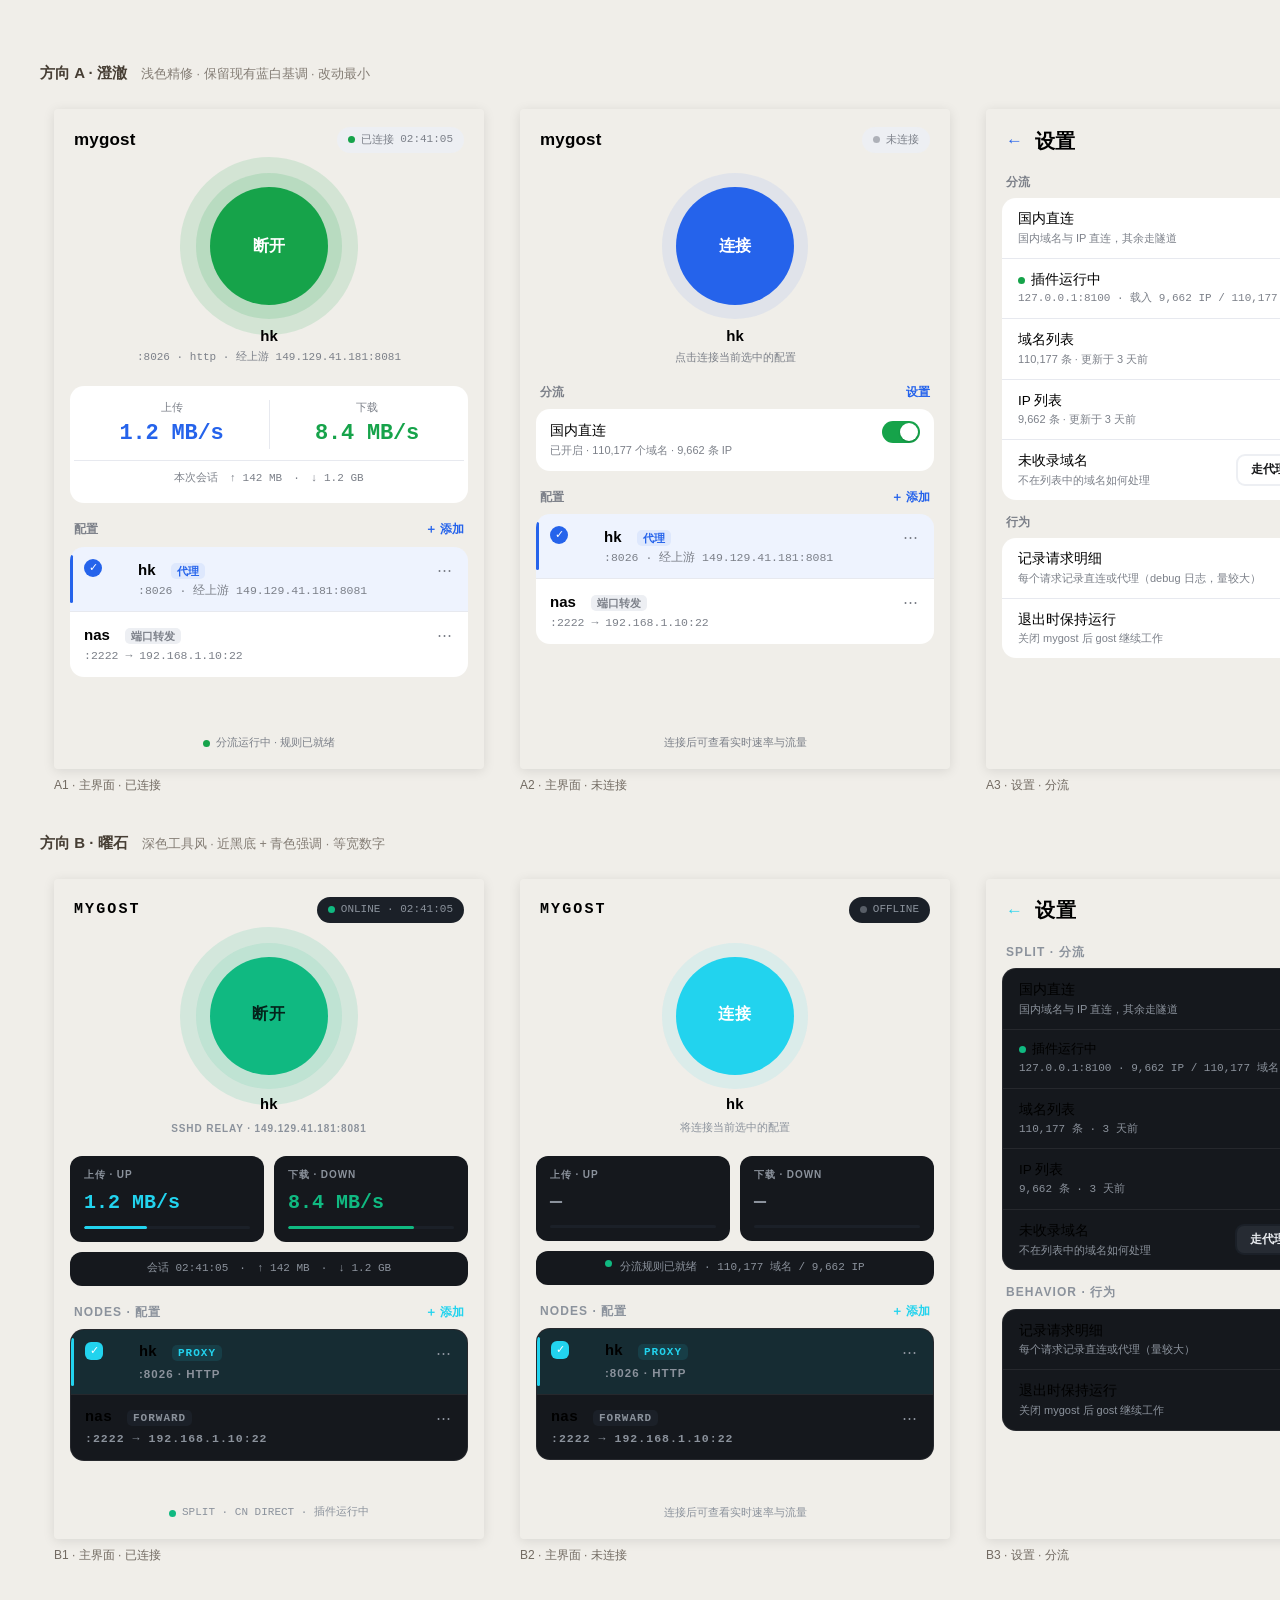
<file: designs/ui-redesign/sheets.html>
<!DOCTYPE html>
<html lang="zh">
<head>
<meta charset="UTF-8"></meta>
<title>mygost UI 重设计 · 总览</title>
<link rel="stylesheet" href="ui.css"></link>
<style>
  html, body { margin: 0; padding: 0; background: #f0eee9; }
  .sheet { padding: 36px 40px 60px; }
  .rowhead { font-size: 15px; font-weight: 700; color: rgba(40,30,20,.85); margin: 28px 0 14px;
             font-family: -apple-system, "PingFang SC", sans-serif; }
  .rowhead span { font-weight: 500; color: rgba(60,50,40,.6); font-size: 12.5px; margin-left: 10px; }
  .row { display: flex; gap: 36px; align-items: flex-start; }
  .cell { display: flex; flex-direction: column; gap: 8px; }
  .cell .cap { font-size: 12px; color: rgba(60,50,40,.7);
               font-family: -apple-system, "PingFang SC", sans-serif; }
  .frame { box-shadow: 0 2px 12px rgba(0,0,0,.10); border-radius: 4px; overflow: hidden; }
</style>
</head>
<body>
<div id="root"></div>
<script src="vendor/react.js"></script>
<script src="vendor/react-dom.js"></script>
<script src="vendor/babel.js"></script>
<script type="text/babel" src="intro.jsx"></script>
<script type="text/babel" src="dir-a.jsx"></script>
<script type="text/babel" src="dir-a2.jsx"></script>
<script type="text/babel" src="dir-b.jsx"></script>
<script type="text/babel" src="sheets.jsx"></script>
</body>
</html>
</file>
<file: designs/ui-redesign/ui.css>
/* ── 画布内通用 ───────────────────────────────── */
  html, body { margin: 0; padding: 0; background: #f0eee9; }

  /* ── 画板基底：与 app 窗口 1:1（430×660）── */
  .ab {
    width: 430px; height: 660px;
    font-family: -apple-system, "SF Pro Text", "PingFang SC", "Noto Sans SC", sans-serif;
    font-size: 13px; line-height: 1.45;
    display: flex; flex-direction: column; overflow: hidden;
    -webkit-font-smoothing: antialiased;
  }
  .ab * { box-sizing: border-box; margin: 0; padding: 0; }
  .mono { font-family: ui-monospace, "SF Mono", Menlo, monospace; font-variant-numeric: tabular-nums; }

  /* ── 方向 token ─────────────────────────────── */
  .ab-a {
    --bg: #F6F7F9; --card: #FFFFFF; --inset: #EDEFF3; --line: #E7E9EF;
    --tx: #17181A; --tx2: #7C8089;
    --acc: #2563EB; --acc-soft: rgba(37,99,235,.08); --acc-tx: #2563EB;
    --grn: #16A34A; --grn-tx: #FFFFFF; --grn-soft: rgba(22,163,74,.13); --grn-halo: rgba(22,163,74,.14);
    --red: #DC2626; --red-soft: rgba(220,38,38,.09);
    --seg-on: #FFFFFF;
  }
  .ab-b {
    --bg: #0C0E11; --card: #15181D; --inset: #1B2028; --line: rgba(255,255,255,.07);
    --tx: #E7EAEE; --tx2: #8B929C;
    --acc: #22D3EE; --acc-soft: rgba(34,211,238,.10); --acc-tx: #22D3EE;
    --grn: #10B981; --grn-tx: #04231B; --grn-soft: rgba(16,185,129,.13); --grn-halo: rgba(16,185,129,.10);
    --red: #F87171; --red-soft: rgba(248,113,113,.12);
    --seg-on: #262B33;
  }

  /* ── 顶部状态条 ─────────────────────────────── */
  .top { display: flex; align-items: center; justify-content: space-between; padding: 18px 20px 0; }
  .brand { font-size: 17px; font-weight: 700; letter-spacing: .01em; }
  .pill { display: inline-flex; align-items: center; gap: 6px; padding: 5px 11px; border-radius: 999px;
          background: var(--inset); color: var(--tx2); font-size: 11px; }
  .dot { width: 7px; height: 7px; border-radius: 4px; }
  .dot-grn { background: var(--grn); }
  .dot-mut { background: var(--tx2); opacity: .55; }
  .dot-acc { background: var(--acc); }
  .dot-red { background: var(--red); }

  /* ── 大圆按钮 ───────────────────────────────── */
  .center { display: flex; flex-direction: column; align-items: center; }
  .big { width: 118px; height: 118px; border-radius: 60px; margin-top: 34px;
         display: flex; align-items: center; justify-content: center;
         font-size: 16px; font-weight: 600; color: var(--grn-tx); }
  .big-go { background: var(--acc); color: #fff; box-shadow: 0 0 0 14px var(--acc-soft); }
  .big-stop { background: var(--grn); box-shadow: 0 0 0 14px var(--grn-halo), 0 0 0 30px var(--grn-soft); }
  .cur { margin-top: 20px; text-align: center; }
  .cur-name { font-size: 15px; font-weight: 600; }
  .cur-sub { margin-top: 3px; font-size: 11px; color: var(--tx2); }

  /* ── 速率卡（方向 A：单卡双列）── */
  .rate { margin: 20px 16px 0; background: var(--card); border-radius: 14px; padding: 14px 4px; }
  .rate-grid { display: grid; grid-template-columns: 1fr 1fr; }
  .rcell { display: flex; flex-direction: column; align-items: center; gap: 2px; }
  .rcell + .rcell { border-left: 1px solid var(--line); }
  .rlab { font-size: 11px; color: var(--tx2); }
  .rval { font-size: 22px; font-weight: 600; letter-spacing: -0.01em; }
  .rval-up { color: var(--acc); } .rval-dn { color: var(--grn); }
  .sess { margin-top: 11px; padding: 10px 16px 2px; border-top: 1px solid var(--line);
          text-align: center; font-size: 11px; color: var(--tx2); }

  /* ── 方向 B：统计瓦片 ───────────────────────── */
  .tiles { margin: 20px 16px 0; display: grid; grid-template-columns: 1fr 1fr; gap: 10px; }
  .tile { background: var(--card); border-radius: 12px; padding: 12px 14px 13px; }
  .micro { font-size: 10px; font-weight: 600; letter-spacing: .09em; color: var(--tx2); }
  .tv { margin-top: 5px; font-size: 20px; font-weight: 600; }
  .meter { margin-top: 9px; height: 3px; border-radius: 2px; background: var(--inset); overflow: hidden; }
  .meter i { display: block; height: 100%; border-radius: 2px; }
  .sessbar { margin: 10px 16px 0; background: var(--card); border-radius: 12px;
             padding: 9px 14px; display: flex; justify-content: center; gap: 8px;
             font-size: 11px; color: var(--tx2); }

  /* ── 配置列表 ───────────────────────────────── */
  .sec { display: flex; align-items: center; justify-content: space-between; margin: 18px 20px 8px; }
  .sec-t { font-size: 12px; font-weight: 600; color: var(--tx2); }
  .sec-a { font-size: 12px; font-weight: 600; color: var(--acc-tx); }
  .list { margin: 0 16px; background: var(--card); border-radius: 14px; overflow: hidden; }
  .row { position: relative; display: flex; align-items: center; gap: 11px; padding: 12px 14px; }
  .row + .row { border-top: 1px solid var(--line); }
  .row.sel { background: var(--acc-soft); }
  .row.sel::before { content: ""; position: absolute; left: 0; top: 8px; bottom: 8px;
                     width: 3px; border-radius: 2px; background: var(--acc); }
  .chk { width: 18px; height: 18px; border-radius: 10px; background: var(--acc); color: #fff;
         font-size: 11px; display: flex; align-items: center; justify-content: center; flex: 0 0 auto; }
  .rname { font-size: 15px; font-weight: 600; }
  .tag { font-size: 11px; color: var(--tx2); background: var(--inset); border-radius: 5px; padding: 2px 6px; }
  .row.sel .tag { color: var(--acc-tx); background: var(--acc-soft); }
  .rsub { margin-top: 2px; font-size: 11.5px; color: var(--tx2); }
  .more { margin-left: auto; color: var(--tx2); font-size: 15px; padding: 0 2px; }
  .rgrow { flex: 1; min-width: 0; }
  .add { text-align: center; padding: 13px; font-size: 13px; color: var(--tx2); }

  /* ── 底部分流状态行 ─────────────────────────── */
  .foot { margin-top: auto; padding: 14px 20px 18px; display: flex; align-items: center;
          justify-content: center; gap: 6px; font-size: 11px; color: var(--tx2); }

  /* ── 子页面头部（设置 / 日志）── */
  .subhead { display: flex; align-items: center; gap: 12px; padding: 18px 20px 4px; }
  .back { color: var(--acc-tx); font-size: 17px; }
  .stitle { font-size: 20px; font-weight: 700; }

  /* ── 设置 ──────────────────────────────────── */
  .shead { margin: 14px 20px 7px; font-size: 12px; font-weight: 600; color: var(--tx2); }
  .card { margin: 0 16px; background: var(--card); border-radius: 14px; overflow: hidden; }
  .srow { display: flex; align-items: center; gap: 12px; padding: 11px 16px; }
  .srow + .srow { border-top: 1px solid var(--line); }
  .scol { flex: 1; min-width: 0; }
  .stit { font-size: 13.5px; font-weight: 500; }
  .ssub { margin-top: 2px; font-size: 11px; color: var(--tx2); }
  .sw { width: 44px; height: 26px; border-radius: 14px; background: var(--inset);
        position: relative; flex: 0 0 auto; }
  .ab-b .sw { border: 1px solid var(--line); }
  .sw.on { background: var(--grn); opacity: 1; }
  .sw i { position: absolute; top: 2px; left: 2px; width: 22px; height: 22px; border-radius: 12px;
          background: #fff; box-shadow: 0 1px 2px rgba(0,0,0,.2); }
  .sw.on i { left: auto; right: 2px; }
  .btn-sm { font-size: 12px; font-weight: 600; color: var(--acc-tx); background: var(--acc-soft);
            border-radius: 8px; padding: 6px 13px; flex: 0 0 auto; }
  .seg { display: inline-flex; background: var(--inset); border-radius: 9px; padding: 2px; gap: 2px; }
  .seg i { font-style: normal; font-size: 12px; padding: 5px 13px; border-radius: 7px; color: var(--tx2); }
  .seg i.on { background: var(--seg-on); color: var(--tx); font-weight: 600; }

  /* ── 日志 ──────────────────────────────────── */
  .tabs { margin: 14px 16px 0; }
  .toolbar { display: flex; align-items: center; gap: 8px; margin: 12px 16px 0; }
  .search { flex: 1; background: var(--inset); border-radius: 10px; padding: 8px 12px;
            font-size: 12.5px; color: var(--tx2); }
  .ghost { font-size: 12.5px; color: var(--tx2); border: 1px solid var(--line);
           border-radius: 10px; padding: 7px 13px; }
  .chip { font-size: 11.5px; color: var(--acc-tx); background: var(--acc-soft);
          border-radius: 10px; padding: 7px 12px; font-weight: 600; }
  .loglist { margin: 12px 16px 0; background: var(--card); border-radius: 14px; overflow: hidden; }
  .lrow { display: flex; align-items: center; gap: 10px; padding: 9px 14px; }
  .lrow + .lrow { border-top: 1px solid var(--line); }
  .lt { font-size: 11px; color: var(--tx2); width: 50px; flex: 0 0 auto; }
  .badge { font-size: 10.5px; font-weight: 600; border-radius: 5px; padding: 2px 7px; flex: 0 0 auto; }
  .b-dir { color: var(--tx2); background: var(--inset); }
  .b-prx { color: var(--acc-tx); background: var(--acc-soft); }
  .b-err { color: var(--red); background: var(--red-soft); }
  .lcol { flex: 1; min-width: 0; }
  .host { font-size: 12.5px; white-space: nowrap; overflow: hidden; text-overflow: ellipsis; }
  .dst { font-size: 10.5px; color: var(--tx2); margin-top: 1px; }
  .lsum { padding: 10px 16px 13px; text-align: center; font-size: 11px; color: var(--tx2); }
  .lsum b { color: var(--tx); font-weight: 600; }

  /* ── 说明板 ─────────────────────────────────── */
  .readme { width: 430px; min-height: 660px; background: #FFFFFF; padding: 28px 26px;
            font-family: -apple-system, "SF Pro Text", "PingFang SC", sans-serif; color: #17181A;
            box-sizing: border-box; }
  .readme * { box-sizing: border-box; }
  .readme h1 { font-size: 22px; font-weight: 800; letter-spacing: -0.01em; }
  .readme .ver { margin-top: 4px; font-size: 12px; color: #7C8089; }
  .readme h2 { margin: 22px 0 8px; font-size: 13px; font-weight: 700; }
  .readme p { font-size: 13px; line-height: 1.7; color: #3D4046; }
  .readme li { font-size: 13px; line-height: 1.75; color: #3D4046; margin-left: 18px; }
  .dcard { margin-top: 10px; border: 1px solid #E7E9EF; border-radius: 12px; padding: 13px 15px; }
  .dcard b { font-size: 14px; }
  .dcard .sw2 { display: inline-block; width: 10px; height: 10px; border-radius: 6px; margin-right: 7px; }
  .dcard p { margin-top: 5px; font-size: 12px; color: #7C8089; line-height: 1.6; }
  .hint { margin-top: 20px; font-size: 12px; color: #7C8089; background: #F6F7F9;
          border-radius: 10px; padding: 11px 14px; line-height: 1.6; }

  /* ── 编辑配置表单（A5 / A6）────────────────── */
  .tabs3 { margin: 14px 16px 0; }
  .tabs3 .seg { display: flex; }
  .tabs3 .seg i { flex: 1; text-align: center; }
  .frow { display: flex; align-items: center; gap: 12px; padding: 10px 16px; }
  .frow + .frow { border-top: 1px solid var(--line); }
  .fcol { flex: 1; min-width: 0; }
  .fin { width: 172px; flex: 0 0 auto; background: var(--inset); border-radius: 8px;
         padding: 7px 11px; font-size: 12.5px; color: var(--tx); }
  .fin.dim { color: var(--tx2); }
  .fpair { display: flex; gap: 6px; flex: 0 0 auto; }
  .fpair .fin { width: 84px; }
  .upcard { margin: 2px 12px 12px; background: var(--inset); border-radius: 10px; overflow: hidden; }
  .upcard .frow + .frow { border-top: 1px solid var(--card); }
  .cmd { margin: 12px 16px 0; background: var(--inset); border-radius: 10px; padding: 9px 13px;
         font-size: 11px; color: var(--tx2); white-space: nowrap; overflow: hidden; }
  .cmd b { color: var(--tx); font-weight: 600; }
  .cmdlab { margin: 14px 20px 0; font-size: 11px; color: var(--tx2); }
  .bbar { margin-top: auto; display: flex; gap: 10px; padding: 14px 16px 18px; }
  .btn-cancel { flex: 0 0 96px; text-align: center; padding: 11px; border-radius: 10px;
                font-size: 13.5px; font-weight: 600; color: var(--tx2);
                border: 1px solid var(--line); background: var(--card); }
  .btn-save { flex: 1; text-align: center; padding: 11px; border-radius: 10px;
              font-size: 13.5px; font-weight: 600; color: #fff; background: var(--acc); }
  .code { margin: 12px 16px 0; background: #15181D; border-radius: 14px; padding: 12px 14px;
          font-family: ui-monospace, "SF Mono", Menlo, monospace; font-size: 11px;
          line-height: 1.62; color: #C9D1D9; white-space: pre; overflow: hidden; }
  .code .ln { color: #4B5563; }
  .code .k { color: #7DD3FC; }
  .code .v { color: #E7EAEE; }
  .code .c { color: #6B7280; }
  .vok { display: flex; align-items: center; gap: 6px; margin: 12px 20px 0;
         font-size: 11px; color: var(--tx2); }

  /* ── A7 · 端口转发 ─────────────────────────── */
  .ta { margin: 2px 12px 12px; background: var(--inset); border-radius: 10px; overflow: hidden; }
  .ta .trow { display: flex; align-items: center; gap: 8px; padding: 9px 12px; }
  .ta .trow + .trow { border-top: 1px solid var(--card); }
  .ta .taddr { flex: 1; font-size: 12.5px; }
  .ta .tdel { color: var(--tx2); font-size: 12px; }
  .taadd { display: flex; align-items: center; justify-content: center; gap: 5px;
           padding: 9px; font-size: 12px; color: var(--acc-tx); font-weight: 600;
           border-top: 1px solid var(--line); }
</file>
